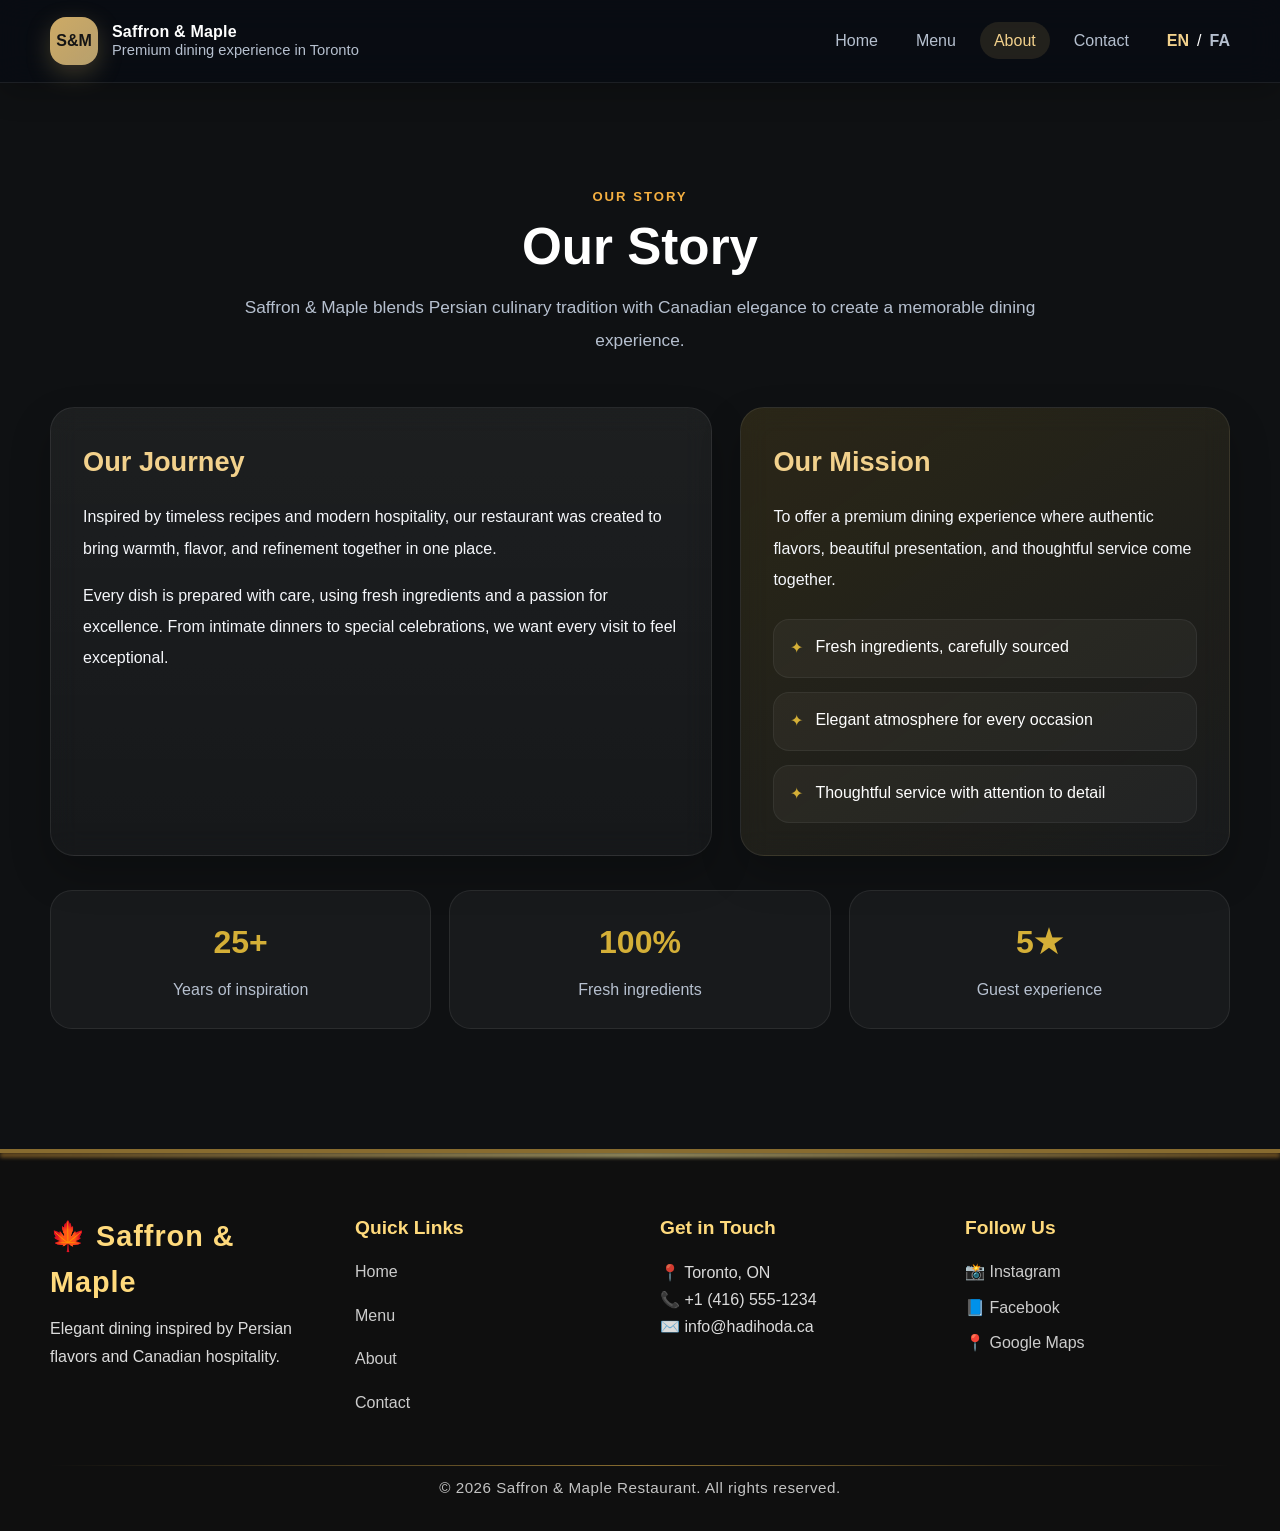
<file: about.html>
<!DOCTYPE html>
<html lang="en">
<head>
    <meta charset="UTF-8">
    <meta name="viewport" content="width=device-width, initial-scale=1.0">
    <title>About | Saffron & Maple</title>
    <link rel="stylesheet" href="k.css">
</head>
<body class="about-page">
    <header class="site-header">
        <div class="container header-content">
            <a class="brand" href="index.html">
                <span class="brand-mark">S&M</span>
                <span class="brand-text">
                    <span class="brand-title" data-key="siteTitle">Saffron & Maple</span>
                    <span class="brand-text">
                        <span class="brand-tagline" data-key="siteTagline">
                            PPremium dining experience in Toronto
                          </span>
                </span>
            </a>

            <nav class="navbar">
                <ul class="nav-links">
                    <li><a href="index.html" data-key="navHome">Home</a></li>
                    <li><a href="menu.html" data-key="navMenu">Menu</a></li>
                    <li><a href="about.html" class="active" data-key="navAbout">About</a></li>
                    <li><a href="contact.html" data-key="navContact">Contact</a></li>
                </ul>

                <div class="lang-selector">
                    <a href="#" class="lang-link" data-lang="en">EN</a>
                    <span class="lang-divider">/</span>
                    <a href="#" class="lang-link" data-lang="fa">FA</a>
                </div>
            </nav>
        </div>
    </header>

    <main class="page-section about-page-section">
        <section class="about-hero">
            <div class="container">
                <div class="section-heading centered">
                    <span class="section-kicker" data-key="aboutKicker">OUR STORY</span>
                    <h1 data-key="aboutTitle">About Us</h1>
                    <p data-key="aboutIntro">
                        Saffron & Maple blends Persian culinary tradition with Canadian elegance to create a memorable dining experience.
                    </p>
                </div>
            </div>
        </section>

        <section class="about-content">
            <div class="container about-grid">
                <div class="about-card about-card-primary">
                    <h2 data-key="aboutStoryTitle">Our Journey</h2>
                    <p data-key="aboutStoryText">
                        Inspired by timeless recipes and modern hospitality, our restaurant was created to bring warmth, flavor, and refinement together in one place.
                    </p>
                    <p data-key="aboutStoryText2">
                        Every dish is prepared with care, using fresh ingredients and a passion for excellence. From intimate dinners to special celebrations, we want every visit to feel exceptional.
                    </p>
                </div>

                <div class="about-card about-card-highlight">
                    <h2 data-key="aboutMissionTitle">Our Mission</h2>
                    <p data-key="aboutMissionText">
                        To offer a premium dining experience where authentic flavors, beautiful presentation, and thoughtful service come together.
                    </p>

                    <div class="about-points">
                        <div class="about-point">
                            <span class="about-point-icon">✦</span>
                            <span data-key="aboutPoint1">Fresh ingredients, carefully sourced</span>
                        </div>
                        <div class="about-point">
                            <span class="about-point-icon">✦</span>
                            <span data-key="aboutPoint2">Elegant atmosphere for every occasion</span>
                        </div>
                        <div class="about-point">
                            <span class="about-point-icon">✦</span>
                            <span data-key="aboutPoint3">Thoughtful service with attention to detail</span>
                        </div>
                    </div>
                </div>
            </div>
        </section>

        <section class="about-stats">
            <div class="container stats-grid">
                <div class="stat-card">
                    <h3>25+</h3>
                    <p data-key="statYears">Years of inspiration</p>
                </div>
                <div class="stat-card">
                    <h3>100%</h3>
                    <p data-key="statFresh">Fresh ingredients</p>
                </div>
                <div class="stat-card">
                    <h3>5★</h3>
                    <p data-key="statExperience">Guest experience</p>
                </div>
            </div>
        </section>
    </main>

    <footer class="site-footer-premium">
        <div class="container">
            
            <div class="footer-grid">
    
                <!-- Brand -->
                <div class="footer-col">
                    <h3 class="footer-brand">🍁 Saffron & Maple</h3>
                    <p data-key="footerAbout">
                        Premium dining experience in Toronto with authentic Persian flavors and warm Canadian hospitality.
                    </p>
                </div>
    
                <!-- Quick Links -->
                <div class="footer-col">
                    <h4 data-key="quickLinks">Quick Links</h4>
                    <ul class="footer-links">
                        <li><a href="#home" data-key="home">Home</a></li>
                        <li><a href="#menu-section" data-key="menu">Menu</a></li>
                        <li><a href="#about" data-key="about">About</a></li>
                        <li><a href="#contact" data-key="contact">Contact</a></li>
                    </ul>
                </div>
    
                <!-- Contact -->
                <div class="footer-col">
                    <h4 data-key="contactTitle">Contact</h4>
                    <p>📍 Toronto, ON</p>
                    <p>📞 +1 (416) 555-1234</p>
                    <p>✉️ info@hadihoda.ca</p>
                </div>
    
                <!-- Follow Us -->
                <div class="footer-col">
                    <h4 data-key="followUs">Follow Us</h4>
                    <div class="social-icons">
                        <a href="#" class="social-icon">📸 Instagram</a>
                        <a href="#" class="social-icon">📘 Facebook</a>
                        <a href="#" class="social-icon">📍 Google Maps</a>
                    </div>
                </div>
    
            </div>
    
            <!-- Divider -->
            <div class="footer-divider-premium"></div>
    
            <!-- Copyright -->
            <p class="footer-copy">© 2026 Saffron & Maple Restaurant. All rights reserved.</p>
    
        </div>
    </footer>
    

    <!-- JS Link -->
    <script src="k.js"></script>
</body>
</html>
</file>
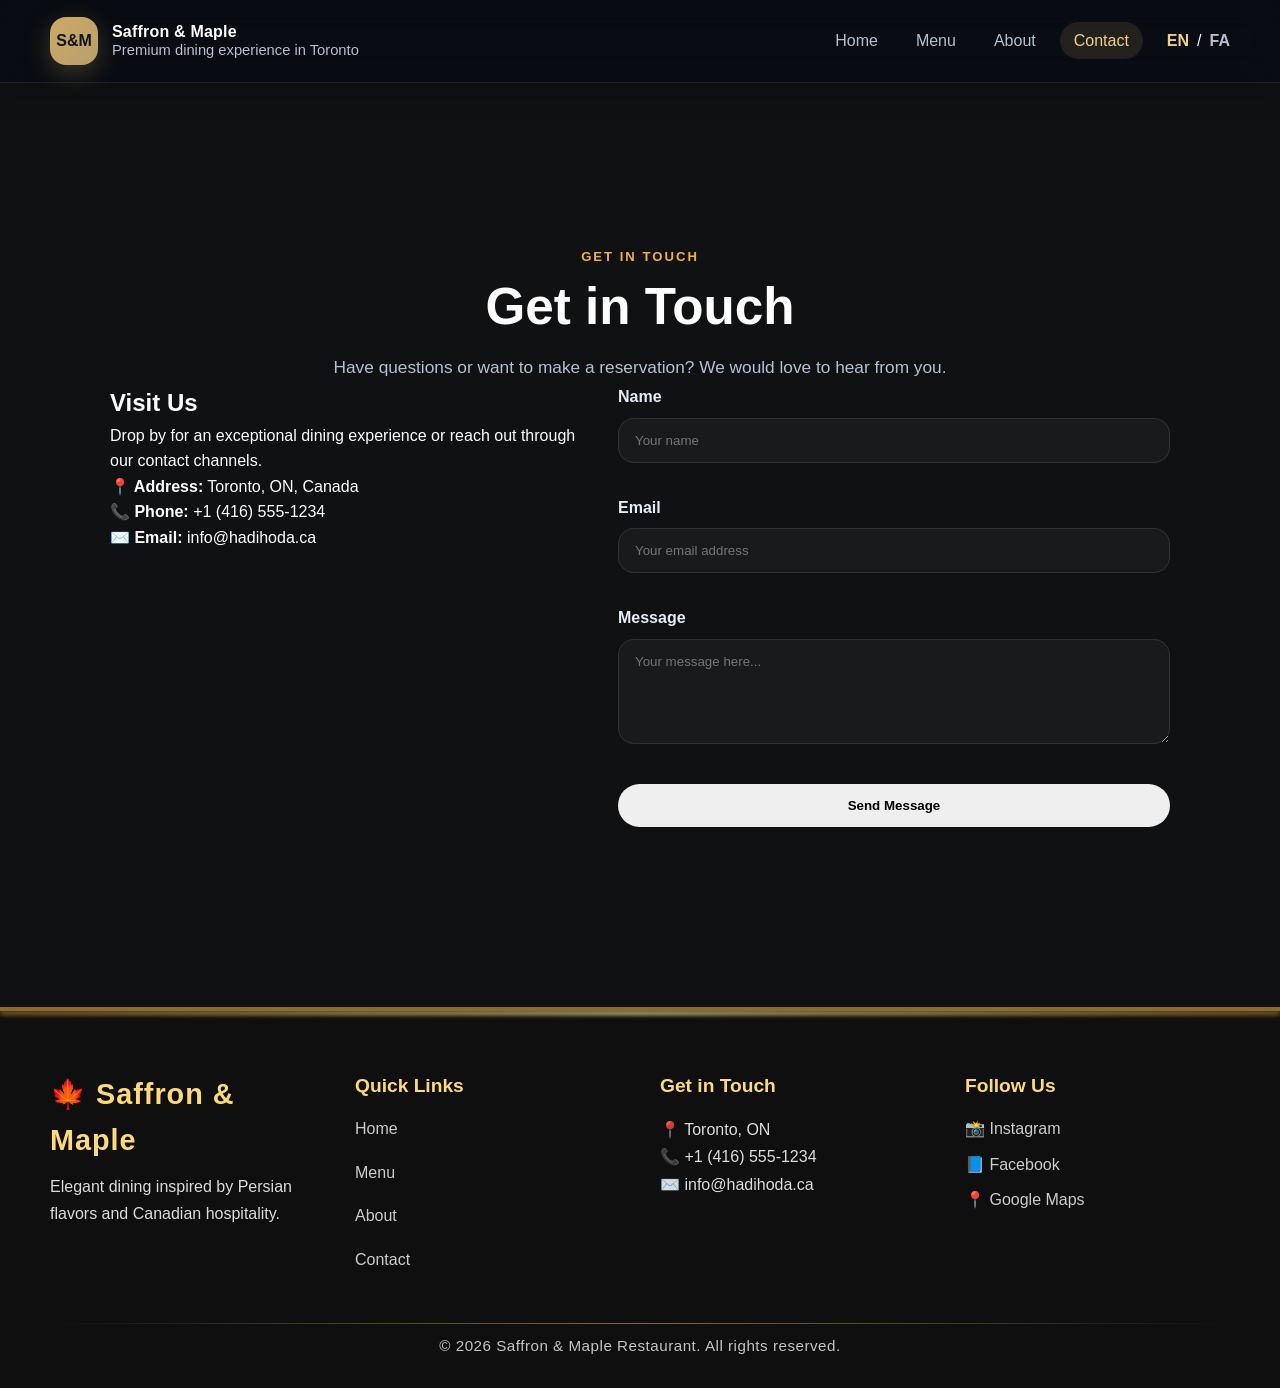
<file: contact.html>
<!DOCTYPE html>
<html lang="en">
<head>
    <meta charset="UTF-8">
    <meta name="viewport" content="width=device-width, initial-scale=1.0">
    <title>Contact | Saffron & Maple</title>
    <link rel="stylesheet" href="k.css">
</head>
<body class="contact-page">
    <header class="site-header">
        <div class="container header-content">
            <a class="brand" href="index.html">
                <span class="brand-mark">S&M</span>
                <span class="brand-text">
                  <span class="brand-title" data-key="siteTitle">
                      Saffron & Maple
                  </span>
          
                  <span class="brand-tagline" data-key="siteTagline">
                    PPremium dining experience in Toronto
                  </span>
                </span>
              </a>

            <nav class="navbar">
                <ul class="nav-links">
                    <li><a href="index.html" data-key="navHome">Home</a></li>
                    <li><a href="menu.html" data-key="navMenu">Menu</a></li>
                    <li><a href="about.html" data-key="navAbout">About</a></li>
                    <li><a href="contact.html" class="active" data-key="navContact">Contact</a></li>
                </ul>

                <div class="lang-selector">
                    <a href="#" class="lang-link" data-lang="en">EN</a>
                    <span class="lang-divider">/</span>
                    <a href="#" class="lang-link" data-lang="fa">FA</a>
                </div>
            </nav>
        </div>
    </header>

    <main class="page-section contact-page-section">
        <div class="container contact-container">
            <div class="section-heading centered">
                <span class="section-kicker" data-key="contactKicker">GET IN TOUCH</span>
                <h1 data-key="contactTitle">Contact Us</h1>
                <p data-key="contactIntro">Have questions or want to make a reservation? We would love to hear from you.</p>
            </div>

            <div class="contact-grid">
                <!-- Info Column -->
                <div class="contact-info-col">
                    <h2 data-key="contactInfoHeading">Visit Us</h2>
                    <p data-key="contactInfoText">Drop by for an exceptional dining experience or reach out through our contact channels.</p>
                    
                    <div class="contact-details">
                        <div class="contact-detail-item">
                            <strong>📍 Address:</strong>
                            <span>Toronto, ON, Canada</span>
                        </div>
                        <div class="contact-detail-item">
                            <strong>📞 Phone:</strong>
                            <span>+1 (416) 555-1234</span>
                        </div>
                        <div class="contact-detail-item">
                            <strong>✉️ Email:</strong>
                            <span>info@hadihoda.ca</span>
                        </div>
                    </div>
                </div>

                <!-- Form Column -->
                <div class="contact-form-col">
                    <form class="contact-form">
                        <div class="form-group">
                            <label for="name" data-key="formLabelName">Name</label>
                            <input type="text" id="name" required placeholder="Your name">
                        </div>
                        <div class="form-group">
                            <label for="email" data-key="formLabelEmail">Email</label>
                            <input type="email" id="email" required placeholder="Your email address">
                        </div>
                        <div class="form-group">
                            <label for="message" data-key="formLabelMessage">Message</label>
                            <textarea id="message" rows="5" required placeholder="Your message here..."></textarea>
                        </div>
                        <button type="submit" class="btn btn-primary btn-block" data-key="formBtnSubmit">Send Message</button>
                    </form>
                </div>
            </div>
        </div>
    </main>

    <footer class="site-footer-premium">
        <div class="container">
            
            <div class="footer-grid">
    
                <!-- Brand -->
                <div class="footer-col">
                    <h3 class="footer-brand">🍁 Saffron & Maple</h3>
                    <p data-key="footerAbout">
                        Premium dining experience in Toronto with authentic Persian flavors and warm Canadian hospitality.
                    </p>
                </div>
    
                <!-- Quick Links -->
                <div class="footer-col">
                    <h4 data-key="quickLinks">Quick Links</h4>
                    <ul class="footer-links">
                        <li><a href="index.html" data-key="home">Home</a></li>
                        <li><a href="menu.html" data-key="menu">Menu</a></li>
                        <li><a href="about.html" data-key="about">About</a></li>
                        <li><a href="contact.html" data-key="contact">Contact</a></li>
                    </ul>
                </div>
    
                <!-- Contact -->
                <div class="footer-col">
                    <h4 data-key="contactTitle">Contact</h4>
                    <p>📍 Toronto, ON</p>
                    <p>📞 +1 (416) 555-1234</p>
                    <p>✉️ info@hadihoda.ca</p>
                </div>
    
                <!-- Follow Us -->
                <div class="footer-col">
                    <h4 data-key="followUs">Follow Us</h4>
                    <div class="social-icons">
                        <a href="#" class="social-icon">📸 Instagram</a>
                        <a href="#" class="social-icon">📘 Facebook</a>
                        <a href="#" class="social-icon">📍 Google Maps</a>
                    </div>
                </div>
    
            </div>
    
            <!-- Divider -->
            <div class="footer-divider-premium"></div>
    
            <!-- Copyright -->
            <p class="footer-copy">© 2026 Saffron & Maple Restaurant. All rights reserved.</p>
    
        </div>
    </footer>

    <!-- JS Link -->
    <script src="k.js"></script>
</body>
</html>
</file>
<file: k.css>
:root {
    --bg: #0b0f14;
    --bg-soft: #111722;
    --panel: rgba(17, 23, 34, 0.82);
    --panel-2: rgba(18, 26, 38, 0.95);
    --text: #f5f7fb;
    --muted: #b6c0cf;
    --gold: #d8b36a;
    --gold-2: #f2d18c;
    --line: rgba(255, 255, 255, 0.08);
    --shadow: 0 20px 60px rgba(0, 0, 0, 0.45);
    --radius: 22px;
    --transition: 0.3s ease;
    --header-height: 82px;
  }
  
  * {
    box-sizing: border-box;
    margin: 0;
    padding: 0;
  }
  
  html, body {
    width: 100%;
    min-height: 100%;
  }
  
  body {
    background:
      radial-gradient(circle at top, rgba(216, 179, 106, 0.12), transparent 35%),
      linear-gradient(180deg, #0b0f14 0%, #0f1620 100%);
    color: var(--text);
    font-family: "Inter", sans-serif;
    overflow-x: hidden;
  }
  
  body.rtl-mode,
  body[dir="rtl"] {
    direction: rtl;
    text-align: right;
    font-family: "Vazirmatn", sans-serif !important;
  }
  
  a {
    color: inherit;
    text-decoration: none;
  }
  
  img {
    max-width: 100%;
    display: block;
  }
  
  .container {
    width: min(1180px, calc(100% - 32px));
    margin: 0 auto;
  }
  
  /* Header */
  .site-header {
    position: sticky;
    top: 0;
    z-index: 1000;
    background: rgba(8, 12, 18, 0.72);
    backdrop-filter: blur(16px);
    border-bottom: 1px solid var(--line);
    box-shadow: 0 10px 30px rgba(0,0,0,0.2);
  }
  
  .header-content {
    min-height: var(--header-height);
    display: flex;
    align-items: center;
    justify-content: space-between;
    gap: 18px;
  }
  
  .brand {
    display: flex;
    align-items: center;
    gap: 14px;
  }
  
  .brand-mark {
    width: 48px;
    height: 48px;
    border-radius: 16px;
    display: grid;
    place-items: center;
    background: linear-gradient(135deg, rgba(216,179,106,0.95), rgba(242,209,140,0.75));
    color: #141414;
    font-weight: 900;
    box-shadow: 0 8px 24px rgba(216,179,106,0.25);
  }
  
  .brand-text {
    display: flex;
    flex-direction: column;
    line-height: 1.15;
  }
  
  .brand-title {
    font-weight: 800;
    letter-spacing: 0.2px;
  }
  
  .brand-tagline {
    color: var(--muted);
    font-size: 0.92rem;
  }
  
  .navbar {
    display: flex;
    align-items: center;
    gap: 18px;
  }
  
  .nav-links {
    list-style: none;
    display: flex;
    align-items: center;
    gap: 10px;
  }
  
  .nav-links a {
    padding: 10px 14px;
    border-radius: 999px;
    color: var(--muted);
    transition: var(--transition);
  }
  
  .nav-links a:hover,
  .nav-links a.active {
    background: rgba(216, 179, 106, 0.12);
    color: var(--gold-2);
  }
  
  .lang-selector {
    display: flex;
    align-items: center;
    gap: 8px;
    padding-left: 6px;
  }
  
  .lang-link {
    border: 0;
    background: transparent;
    color: var(--muted);
    cursor: pointer;
    font-weight: 700;
    transition: var(--transition);
  }
  
  .lang-link:hover,
  .lang-link.active-lang {
    color: var(--gold-2);
  }
  
  .menu-toggle {
    display: none;
    border: 0;
    background: rgba(255,255,255,0.06);
    color: var(--text);
    width: 46px;
    height: 46px;
    border-radius: 14px;
  }
  
  /* Hero */
  .hero-premium {
    position: relative;
    min-height: calc(100vh - var(--header-height));
    display: flex;
    align-items: center;
    overflow: hidden;
    background:
      linear-gradient(180deg, rgba(6, 10, 16, 0.30), rgba(6, 10, 16, 0.88)),
      url("images/hero-restaurant.jpg") center/cover no-repeat;
  }
  
  .hero-premium::before {
    content: "";
    position: absolute;
    inset: 0;
    background:
      radial-gradient(circle at 20% 20%, rgba(216, 179, 106, 0.24), transparent 24%),
      radial-gradient(circle at 80% 25%, rgba(255, 255, 255, 0.10), transparent 18%),
      radial-gradient(circle at 50% 80%, rgba(216, 179, 106, 0.10), transparent 25%);
    pointer-events: none;
  }
  
  .hero-overlay {
    position: relative;
    z-index: 1;
    width: 100%;
    padding: 80px 0;
  }
  
  .hero-content-centered {
    max-width: 760px;
    margin: 0 auto;
    text-align: center;
    padding: 34px;
    border-radius: 30px;
    background: linear-gradient(180deg, rgba(10,14,20,0.45), rgba(10,14,20,0.18));
    border: 1px solid rgba(255,255,255,0.08);
    box-shadow: var(--shadow);
    backdrop-filter: blur(8px);
  }
  
  .hero-badge {
    display: inline-flex;
    align-items: center;
    gap: 8px;
    padding: 10px 16px;
    border-radius: 999px;
    background: rgba(216, 179, 106, 0.12);
    color: var(--gold-2);
    font-weight: 700;
    margin-bottom: 18px;
  }
  
  .hero-main-title {
    font-size: clamp(2.7rem, 5vw, 5.2rem);
    line-height: 1.05;
    font-weight: 900;
    margin-bottom: 18px;
    text-shadow: 0 12px 30px rgba(0, 0, 0, 0.4);
  }
  
  .hero-desc {
    font-size: 1.08rem;
    color: #d7deea;
    max-width: 620px;
    margin: 0 auto 28px;
    line-height: 1.85;
  }
  
  .hero-actions {
    display: flex;
    justify-content: center;
    flex-wrap: wrap;
    gap: 14px;
  }
  
  .btn {
    border: 0;
    cursor: pointer;
    border-radius: 999px;
    padding: 14px 22px;
    font-weight: 800;
    transition: var(--transition);
    display: inline-flex;
    align-items: center;
    justify-content: center;
  }
  
  .btn-gold {
    background: linear-gradient(135deg, var(--gold), var(--gold-2));
    color: #111;
    box-shadow: 0 10px 30px rgba(216, 179, 106, 0.25);
  }
  
  .btn-gold:hover {
    transform: translateY(-2px);
  }
  
  .btn-outline-white {
    background: rgba(255,255,255,0.05);
    border: 1px solid rgba(255,255,255,0.14);
    color: var(--text);
  }
  
  .btn-outline-white:hover {
    border-color: rgba(216,179,106,0.35);
    background: rgba(216,179,106,0.10);
  }
  
  /* Sections */
  .section {
    padding: 88px 0;
  }
  
  .section-heading {
    text-align: center;
    margin-bottom: 34px;
  }
  
  .section-kicker {
    color: var(--gold-2);
    text-transform: uppercase;
    letter-spacing: 0.14em;
    font-size: 0.82rem;
    font-weight: 800;
    margin-bottom: 12px;
  }
  
  .section-title {
    font-size: clamp(2rem, 3vw, 3rem);
    margin-bottom: 12px;
  }
  
  .section-desc {
    color: var(--muted);
    max-width: 760px;
    margin: 0 auto;
    line-height: 1.9;
  }
  
  /* Feature Cards */
  .features-grid {
    display: grid;
    grid-template-columns: repeat(3, 1fr);
    gap: 22px;
    margin-top: 34px;
  }
  
  .feature-card {
    background: var(--panel);
    border: 1px solid var(--line);
    border-radius: var(--radius);
    overflow: hidden;
    box-shadow: var(--shadow);
    transition: var(--transition);
  }
  
  .feature-card:hover {
    transform: translateY(-8px);
    border-color: rgba(216,179,106,0.28);
  }
  
  .feature-media {
    height: 240px;
    overflow: hidden;
    position: relative;
  }
  
  .feature-image,
  .feature-video {
    width: 100%;
    height: 100%;
    object-fit: cover;
  }
  
  .feature-card:hover .feature-image,
  .feature-card:hover .feature-video {
    transform: scale(1.04);
  }
  
  .feature-body {
    padding: 22px;
  }
  
  .feature-body h3 {
    margin-bottom: 10px;
    font-size: 1.25rem;
  }
  
  .feature-body p {
    color: var(--muted);
    line-height: 1.8;
  }
  
  /* Menu cards */
  .menu-grid {
    display: grid;
    grid-template-columns: repeat(3, 1fr);
    gap: 22px;
  }
  
  .menu-card {
    background: var(--panel);
    border: 1px solid var(--line);
    border-radius: var(--radius);
    overflow: hidden;
    box-shadow: var(--shadow);
    transition: var(--transition);
  }
  
  .menu-card:hover {
    transform: translateY(-6px);
    border-color: rgba(216,179,106,0.28);
  }
  
  .menu-img {
    width: 100%;
    height: 220px;
    object-fit: cover;
  }
  
  .menu-info {
    padding: 20px;
  }
  
  .menu-info h3 {
    margin-bottom: 10px;
    font-size: 1.2rem;
  }
  
  .menu-info p {
    color: var(--muted);
    line-height: 1.8;
    min-height: 56px;
  }
  
  .price-val {
    display: inline-block;
    margin-top: 14px;
    color: var(--gold-2);
    font-weight: 900;
    font-size: 1.05rem;
  }
  
  /* About / Contact */
  .page-section {
    padding: 70px 0 90px;
  }
  
  .content-card {
    background: var(--panel);
    border: 1px solid var(--line);
    border-radius: var(--radius);
    padding: 28px;
    box-shadow: var(--shadow);
  }
  
  .form-group {
    margin-bottom: 16px;
  }
  
  .form-group label {
    display: block;
    margin-bottom: 8px;
    color: #e6ebf4;
    font-weight: 700;
  }
  
  .form-group input,
  .form-group textarea {
    width: 100%;
    border: 1px solid rgba(255,255,255,0.10);
    background: rgba(255,255,255,0.04);
    color: var(--text);
    border-radius: 16px;
    padding: 14px 16px;
    outline: none;
    transition: var(--transition);
    font-family: inherit;
  }
  
  .form-group input:focus,
  .form-group textarea:focus {
    border-color: rgba(216,179,106,0.35);
    box-shadow: 0 0 0 4px rgba(216,179,106,0.08);
  }
  
  /* Footer */
  .site-footer {
    background: #080c12;
    border-top: 1px solid var(--line);
    padding: 40px 0;
  }
  
  .footer-content {
    display: grid;
    grid-template-columns: 1.4fr 1fr 1fr;
    gap: 24px;
  }
  
  .footer-title {
    margin-bottom: 10px;
  }
  
  .footer-links {
    list-style: none;
    display: grid;
    gap: 8px;
    margin-top: 10px;
  }
  
  .footer-links a,
  .footer-links p {
    color: var(--muted);
  }
  
  /* Modal */
  .modal {
    position: fixed;
    inset: 0;
    z-index: 2000;
    background: rgba(0,0,0,0.72);
    backdrop-filter: blur(8px);
    display: none;
    align-items: center;
    justify-content: center;
    padding: 18px;
  }
  
  .modal-content {
    width: min(520px, 100%);
    background: var(--panel-2);
    border: 1px solid var(--line);
    border-radius: 24px;
    padding: 28px;
    box-shadow: var(--shadow);
    position: relative;
  }
  
  .modal-close {
    position: absolute;
    top: 12px;
    right: 12px;
    width: 42px;
    height: 42px;
    border: 0;
    border-radius: 50%;
    background: rgba(255,255,255,0.06);
    color: var(--text);
    cursor: pointer;
    font-size: 1.2rem;
  }
  
  body[dir="rtl"] .modal-close {
    right: auto;
    left: 12px;
  }
  
  /* RTL fine-tuning */
  body[dir="rtl"] .header-content,
  body[dir="rtl"] .navbar,
  body[dir="rtl"] .hero-actions,
  body[dir="rtl"] .footer-content {
    direction: rtl;
  }
  
  body[dir="rtl"] .nav-links {
    flex-direction: row-reverse;
  }
  
  body[dir="rtl"] .menu-info,
  body[dir="rtl"] .feature-body,
  body[dir="rtl"] .content-card {
    text-align: right;
  }
  
  /* Responsive */
  @media (max-width: 1024px) {
    .features-grid,
    .menu-grid,
    .footer-content {
      grid-template-columns: 1fr 1fr;
    }
  
    .footer-content {
      gap: 18px;
    }
  }
  
  @media (max-width: 768px) {
    .menu-toggle {
      display: inline-grid;
      place-items: center;
    }
  
    .navbar {
      position: absolute;
      top: 100%;
      right: 16px;
      left: 16px;
      display: none;
      flex-direction: column;
      align-items: stretch;
      padding: 16px;
      background: rgba(10, 14, 20, 0.96);
      border: 1px solid var(--line);
      border-radius: 20px;
    }
  
    body.menu-open .navbar {
      display: flex;
    }
  
    .nav-links {
      flex-direction: column;
      align-items: stretch;
    }
  
    .features-grid,
    .menu-grid,
    .footer-content {
      grid-template-columns: 1fr;
    }
  
    .hero-content-centered {
      padding: 24px;
    }
  
    .hero-main-title {
      font-size: clamp(2.2rem, 9vw, 3.6rem);
    }
  }
  .hero-premium{
    position:relative;
    min-height:90vh;
    background-image:url("images/about-restaurant.jpg");
    background-size:cover;
    background-position:center;
    background-repeat:no-repeat;
    display:flex;
    align-items:center;
}

.hero-overlay{
    width:100%;
    height:100%;
    background:linear-gradient(
        rgba(0,0,0,0.65),
        rgba(0,0,0,0.65)
    );
    display:flex;
    align-items:center;
}

.hero-content-centered{
    text-align:center;
    color:white;
    max-width:750px;
    margin:auto;
}

.hero-main-title{
    font-size:56px;
    font-weight:800;
    margin:20px 0;
}

.hero-desc{
    font-size:18px;
    opacity:0.9;
    margin-bottom:30px;
}
/* تنظیمات فونت و کلی */
@import url('https://fonts.googleapis.com/css2?family=Vazirmatn:wght@300;500;800&display=swap');

:root {
    --gold: #d4af37;
    --dark: #0f1113;
    --glass: rgba(255, 255, 255, 0.05);
}

body {
    background: var(--dark);
    color: #fff;
    font-family: 'Vazirmatn', sans-serif;
    line-height: 1.6;
}

/* سیستم راست‌چین هوشمند */
[dir="rtl"] .header-flex, 
[dir="rtl"] .contact-grid {
    flex-direction: row-reverse;
}

/* طراحی شیک بخش تماس */
.contact-container {
    max-width: 1100px;
    margin: 80px auto;
    padding: 0 20px;
}

.contact-hero {
    text-align: center;
    margin-bottom: 60px;
}

.contact-hero h2 {
    font-size: 3rem;
    color: var(--gold);
    margin-bottom: 10px;
}

.contact-grid {
    display: grid;
    grid-template-columns: 1.5fr 1fr;
    gap: 40px;
}

.contact-form-card {
    background: var(--glass);
    padding: 40px;
    border-radius: 20px;
    border: 1px solid rgba(212, 175, 55, 0.2);
    backdrop-filter: blur(10px);
}

.input-group {
    margin-bottom: 25px;
}

.input-group label {
    display: block;
    margin-bottom: 8px;
    color: var(--gold);
}

.input-group input, .input-group textarea {
    width: 100%;
    padding: 12px;
    background: rgba(0,0,0,0.3);
    border: 1px solid rgba(255,255,255,0.1);
    color: #fff;
    border-radius: 8px;
    outline: none;
    transition: 0.3s;
}

.input-group input:focus {
    border-color: var(--gold);
}

.btn-premium {
    background: var(--gold);
    color: #000;
    border: none;
    padding: 15px 40px;
    border-radius: 50px;
    font-weight: bold;
    cursor: pointer;
    transition: 0.3s;
    width: 100%;
}

.btn-premium:hover {
    transform: translateY(-3px);
    box-shadow: 0 10px 20px rgba(212, 175, 55, 0.3);
}

.info-item {
    background: var(--glass);
    padding: 25px;
    border-radius: 15px;
    margin-bottom: 20px;
    display: flex;
    align-items: center;
    gap: 20px;
    border-left: 4px solid var(--gold);
}

/* موبایل */
@media (max-width: 768px) {
    .contact-grid { grid-template-columns: 1fr; }
}
/* ===== Contact Page ===== */
.contact-page-section {
  padding: 80px 0 100px;
}

.contact-heading {
  text-align: center;
  margin-bottom: 40px;
}

.contact-grid {
  display: grid;
  grid-template-columns: 1fr 1.15fr;
  gap: 28px;
  align-items: stretch;
}

.contact-info-card,
.contact-form-card {
  background: rgba(10, 10, 14, 0.72);
  border: 1px solid rgba(212, 175, 55, 0.18);
  border-radius: 24px;
  padding: 32px;
  box-shadow: 0 18px 45px rgba(0, 0, 0, 0.28);
  backdrop-filter: blur(16px);
  -webkit-backdrop-filter: blur(16px);
}

.contact-info-card h3,
.contact-form-card h3 {
  margin-bottom: 22px;
  color: var(--gold);
  font-size: 1.35rem;
}

.contact-info-item {
  display: flex;
  gap: 16px;
  padding: 18px 0;
  border-bottom: 1px solid rgba(255,255,255,0.08);
}

.contact-info-item:last-child {
  border-bottom: 0;
}

.contact-icon {
  width: 46px;
  height: 46px;
  min-width: 46px;
  border-radius: 14px;
  display: grid;
  place-items: center;
  background: rgba(212, 175, 55, 0.12);
  border: 1px solid rgba(212, 175, 55, 0.22);
  font-size: 1.1rem;
}

.contact-info-item strong {
  display: block;
  margin-bottom: 6px;
  color: #fff;
}

.contact-info-item p {
  margin: 0;
  color: rgba(255,255,255,0.78);
  line-height: 1.7;
}

.contact-form {
  display: flex;
  flex-direction: column;
  gap: 16px;
}

.form-row {
  display: flex;
  gap: 14px;
}

.form-row input,
.form-row textarea {
  width: 100%;
  background: rgba(255,255,255,0.04);
  border: 1px solid rgba(255,255,255,0.09);
  color: #fff;
  border-radius: 16px;
  padding: 14px 16px;
  font-family: inherit;
  outline: none;
  transition: 0.25s ease;
}

.form-row input:focus,
.form-row textarea:focus {
  border-color: var(--gold);
  box-shadow: 0 0 0 4px rgba(212, 175, 55, 0.08);
}

.form-row textarea {
  resize: vertical;
  min-height: 160px;
}

.btn-gold {
  background: linear-gradient(135deg, #d4af37, #f0c85a);
  color: #111;
  border: none;
  border-radius: 999px;
  padding: 14px 22px;
  font-weight: 700;
  cursor: pointer;
  transition: 0.25s ease;
}

.btn-gold:hover {
  transform: translateY(-2px);
  box-shadow: 0 14px 28px rgba(212, 175, 55, 0.22);
}

body[dir="rtl"] .form-row {
  direction: rtl;
}

@media (max-width: 900px) {
  .contact-grid {
    grid-template-columns: 1fr;
  }

  .form-row {
    flex-direction: column;
  }
}
/* ===== About Page Premium Styling ===== */
.about-page-section {
  padding: 80px 0 40px;
}

.about-hero {
  padding: 20px 0 50px;
  text-align: center;
}

.section-heading.centered {
  max-width: 820px;
  margin: 0 auto;
}

.section-kicker {
  display: inline-block;
  color: var(--gold);
  letter-spacing: 0.22em;
  font-size: 0.82rem;
  font-weight: 700;
  margin-bottom: 14px;
}

.section-heading h1 {
  font-size: clamp(2.4rem, 4vw, 4.2rem);
  margin: 0 0 16px;
  line-height: 1.1;
}

.section-heading p {
  color: var(--muted);
  font-size: 1.08rem;
  line-height: 1.9;
}

.about-grid {
  display: grid;
  grid-template-columns: 1.15fr 0.85fr;
  gap: 28px;
  align-items: stretch;
}

.about-card {
  background: linear-gradient(180deg, rgba(255,255,255,0.06), rgba(255,255,255,0.03));
  border: 1px solid var(--line);
  border-radius: 24px;
  padding: 32px;
  box-shadow: 0 18px 40px rgba(0,0,0,0.22);
  backdrop-filter: blur(14px);
}

.about-card h2 {
  margin-top: 0;
  margin-bottom: 18px;
  font-size: 1.7rem;
  color: var(--gold-2);
}

.about-card p {
  color: var(--text);
  line-height: 1.95;
  margin-bottom: 16px;
}

.about-card-highlight {
  background: linear-gradient(145deg, rgba(212,175,55,0.14), rgba(255,255,255,0.04));
}

.about-points {
  margin-top: 24px;
  display: grid;
  gap: 14px;
}

.about-point {
  display: flex;
  align-items: flex-start;
  gap: 12px;
  padding: 14px 16px;
  border-radius: 16px;
  background: rgba(255,255,255,0.04);
  border: 1px solid rgba(255,255,255,0.06);
}

.about-point-icon {
  color: var(--gold);
  font-size: 1rem;
  line-height: 1.8;
}

.about-stats {
  padding: 34px 0 80px;
}

.stats-grid {
  display: grid;
  grid-template-columns: repeat(3, 1fr);
  gap: 18px;
}

.stat-card {
  text-align: center;
  background: rgba(255,255,255,0.04);
  border: 1px solid var(--line);
  border-radius: 22px;
  padding: 26px 18px;
}

.stat-card h3 {
  font-size: 2rem;
  color: var(--gold);
  margin: 0 0 8px;
}

.stat-card p {
  color: var(--muted);
  margin: 0;
}

body.rtl-mode .about-point {
  flex-direction: row-reverse;
}

body.rtl-mode .section-heading,
body.rtl-mode .about-card,
body.rtl-mode .stat-card {
  text-align: right;
}

@media (max-width: 900px) {
  .about-grid,
  .stats-grid {
      grid-template-columns: 1fr;
  }
}
/* =========================
   MENU PREMIUM DESIGN
========================= */

.menu-page {
  position: relative;
  min-height: 100vh;
  overflow: hidden;
  padding-bottom: 100px;
}

/* MAPLE PATTERN */

.maple-pattern {
  position: absolute;
  inset: 0;
  background-image:
      radial-gradient(rgba(255,180,60,0.05) 2px, transparent 2px),
      radial-gradient(rgba(255,120,40,0.04) 1px, transparent 1px);

  background-size: 80px 80px, 120px 120px;
  pointer-events: none;
}

/* SAFFRON GLOW */

.saffron-glow {
  position: absolute;
  top: -150px;
  right: -150px;
  width: 500px;
  height: 500px;
  background: radial-gradient(circle,
  rgba(255,170,40,0.22),
  transparent 70%);
  filter: blur(30px);
  pointer-events: none;
}

/* HERO */

.page-hero {
  text-align: center;
  padding: 80px 20px 50px;
  position: relative;
  z-index: 2;
}

.section-kicker {
  color: #f5b041;
  font-weight: 700;
  letter-spacing: 2px;
  margin-bottom: 12px;
  text-transform: uppercase;
}

.section-title {
  font-size: 3rem;
  font-weight: 800;
  color: #fff;
}

/* GRID */

.menu-grid {
  position: relative;
  z-index: 2;

  display: grid;
  grid-template-columns: repeat(auto-fit,minmax(280px,1fr));
  gap: 28px;
}

/* CARD */

.menu-card {
  position: relative;
  overflow: hidden;
  border-radius: 24px;
  cursor: pointer;

  background: rgba(255,255,255,0.04);

  border: 1px solid rgba(255,255,255,0.08);

  transition:
  transform .35s ease,
  box-shadow .35s ease;
}

.menu-card:hover {
  transform: translateY(-12px);
  box-shadow: 0 30px 50px rgba(0,0,0,0.35);
}

.menu-img {
  width: 100%;
  height: 280px;
  object-fit: cover;
  display: block;

  transition: transform .5s ease;
}

.menu-card:hover .menu-img {
  transform: scale(1.08);
}

/* OVERLAY */

.menu-overlay {
  position: absolute;
  inset: 0;

  background:
  linear-gradient(
  to top,
  rgba(0,0,0,0.85),
  rgba(0,0,0,0.15));

}

/* INFO */

.menu-info {
  position: absolute;
  bottom: 0;

  padding: 24px;
  z-index: 2;

  color: #fff;
}

.menu-info h3 {
  font-size: 1.5rem;
  margin-bottom: 10px;
}

.menu-info p {
  line-height: 1.7;
  color: rgba(255,255,255,0.82);
}

/* MODAL */

.food-modal {
  position: fixed;
  inset: 0;

  display: none;

  align-items: center;
  justify-content: center;

  background: rgba(0,0,0,0.7);

  z-index: 9999;
  padding: 20px;
}

.food-modal-content {
  width: 100%;
  max-width: 560px;

  background: #121212;

  border-radius: 24px;

  padding: 36px;

  border: 1px solid rgba(255,255,255,0.08);

  color: white;

  position: relative;
}

.food-modal-close {
  position: absolute;
  top: 15px;
  right: 18px;

  background: none;
  border: none;

  color: white;

  font-size: 32px;
  cursor: pointer;
}

.food-modal h2 {
  font-size: 2rem;
  margin-bottom: 14px;
}

.food-meta {
  margin-top: 24px;
}

.food-meta h4 {
  color: #f5b041;
  margin-bottom: 8px;
}

/* RTL */

body.rtl-mode {
  direction: rtl;
  font-family: "Vazirmatn", sans-serif;
}

body.rtl-mode .food-modal-close {
  right: auto;
  left: 18px;
}
/* =========================================================
   PREMIUM FOOTER - HADI & HODA
========================================================= */

.site-footer-premium {
  background: #0f0f0f;
  padding: 60px 20px 30px;
  color: #fff;
  position: relative;
  border-top: 4px solid rgba(255, 200, 80, 0.5);
}

/* Glowing Top Border */
.site-footer-premium::before {
  content: "";
  position: absolute;
  top: -3px;
  left: 0;
  right: 0;
  height: 3px;
  background: linear-gradient(90deg,
      rgba(255, 180, 60, 0.5),
      rgba(255, 240, 160, 0.8),
      rgba(255, 180, 60, 0.5)
  );
  filter: blur(2px);
}

/* Grid Layout */
.footer-grid {
  display: grid;
  grid-template-columns: repeat(auto-fit, minmax(220px, 1fr));
  gap: 40px;
  margin-bottom: 40px;
}

/* Brand */
.footer-brand {
  font-size: 1.8rem;
  font-weight: 800;
  margin-bottom: 10px;
  color: #ffda7c;
  letter-spacing: 1px;
}

/* Footer Columns */
.footer-col h4 {
  font-size: 1.2rem;
  margin-bottom: 15px;
  color: #ffda7c;
  font-weight: 700;
}

.footer-col p {
  line-height: 1.7;
  opacity: 0.85;
}

/* Links */
.footer-links {
  list-style: none;
  padding: 0;
  margin: 0;
}

.footer-links li {
  margin-bottom: 10px;
}

.footer-links a {
  color: #cccccc;
  text-decoration: none;
  transition: color .25s ease;
}

.footer-links a:hover {
  color: #ffda7c;
}

/* Social Icons */
.social-icons {
  display: flex;
  flex-direction: column;
  gap: 10px;
}

.social-icon {
  text-decoration: none;
  color: #cccccc;
  transition: color .25s ease;
}

.social-icon:hover {
  color: #ffda7c;
}

/* Divider */
.footer-divider-premium {
  width: 100%;
  height: 1px;
  margin: 20px 0 10px;
  background: linear-gradient(to right,
      transparent,
      rgba(255, 200, 80, 0.5),
      transparent
  );
}

/* Copy */
.footer-copy {
  text-align: center;
  opacity: 0.75;
  font-size: 0.95rem;
  letter-spacing: 0.5px;
}
.site-footer-premium {
  background: #0f0f0f; /* یا رنگ تیره مورد نظر */
  padding: 60px 20px 30px;
  color: #fff; /* رنگ متن سفید */
  position: relative;
  border-top: 4px solid rgba(255, 200, 80, 0.5);
}

/* ... بقیه استایل‌های footer-grid, footer-col, footer-brand و ... */
/* --- Premium Footer Styling --- */
.site-footer-premium {
  background: #0f0f0f; /* Dark background as per image */
  color: #fff;
  position: relative;
  border-top: 4px solid rgba(255, 200, 80, 0.5); /* Golden top border */
  padding-top: 60px; /* Padding for the top content */
  padding-bottom: 30px; /* Padding for the bottom content */
  overflow: hidden; /* Added for the glow effect */
}

/* Glowing Top Border */
.site-footer-premium::before {
  content: "";
  position: absolute;
  top: 0; /* Adjusted to top of the footer */
  left: 0;
  right: 0;
  height: 4px; /* Match border-top thickness */
  background: linear-gradient(90deg,
      rgba(255, 180, 60, 0.5),
      rgba(255, 240, 160, 0.8),
      rgba(255, 180, 60, 0.5)
  );
  filter: blur(2px);
  z-index: 1; /* Ensure it's above background */
}

/* Wrapper for content */
.footer-content-wrapper {
  position: relative; /* For positioning grid-container inside */
  z-index: 2; /* Ensure content is above glow */
}

/* Grid Layout Container */
.footer-grid-container {
  display: grid;
  grid-template-columns: repeat(auto-fit, minmax(220px, 1fr));
  gap: 40px;
  margin-bottom: 40px;
  max-width: 1180px; /* Match container width */
  margin-left: auto;
  margin-right: auto;
  padding: 0 16px; /* Horizontal padding */
}

/* Footer Columns */
.footer-col h4 {
  font-size: 1.2rem;
  margin-bottom: 15px;
  color: #ffda7c; /* Light golden color */
  font-weight: 700;
}

.footer-col p {
  line-height: 1.7;
  opacity: 0.85;
}

/* Links */
.footer-links {
  list-style: none;
  padding: 0;
  margin: 0;
}

.footer-links li {
  margin-bottom: 10px;
}

.footer-links a {
  color: #cccccc; /* Gray color for links */
  text-decoration: none;
  transition: color .25s ease;
}

.footer-links a:hover {
  color: #ffda7c; /* Light golden on hover */
}

/* Social Icons */
.social-icons {
  display: flex;
  flex-direction: column;
  gap: 10px;
}

.social-icon {
  text-decoration: none;
  color: #cccccc; /* Gray color */
  transition: color .25s ease;
}

.social-icon:hover {
  color: #ffda7c; /* Light golden on hover */
}

/* Divider */
.footer-divider-premium {
  width: 100%;
  height: 1px;
  margin: 20px 0 10px;
  background: linear-gradient(to right,
      transparent,
      rgba(255, 200, 80, 0.5), /* Golden gradient */
      transparent
  );
}

/* Copy */
.footer-copy {
  text-align: center;
  opacity: 0.75;
  font-size: 0.95rem;
  letter-spacing: 0.5px;
  position: relative; /* For z-index */
  z-index: 2; /* Ensure it's above glow */
}

/* --- RTL Fine-tuning for Footer --- */
body[dir="rtl"] .footer-grid-container { /* Adjusted for new class */
  grid-template-columns: repeat(auto-fit, minmax(220px, 1fr)); /* Ensure correct row layout */
  direction: rtl; /* Ensure content is right-to-left */
}

body[dir="rtl"] .footer-col {
  text-align: right;
}

body[dir="rtl"] .footer-links {
  text-align: right;
}

body[dir="rtl"] .social-icons {
  align-items: flex-end; /* Adjust social icons alignment */
}
</file>
